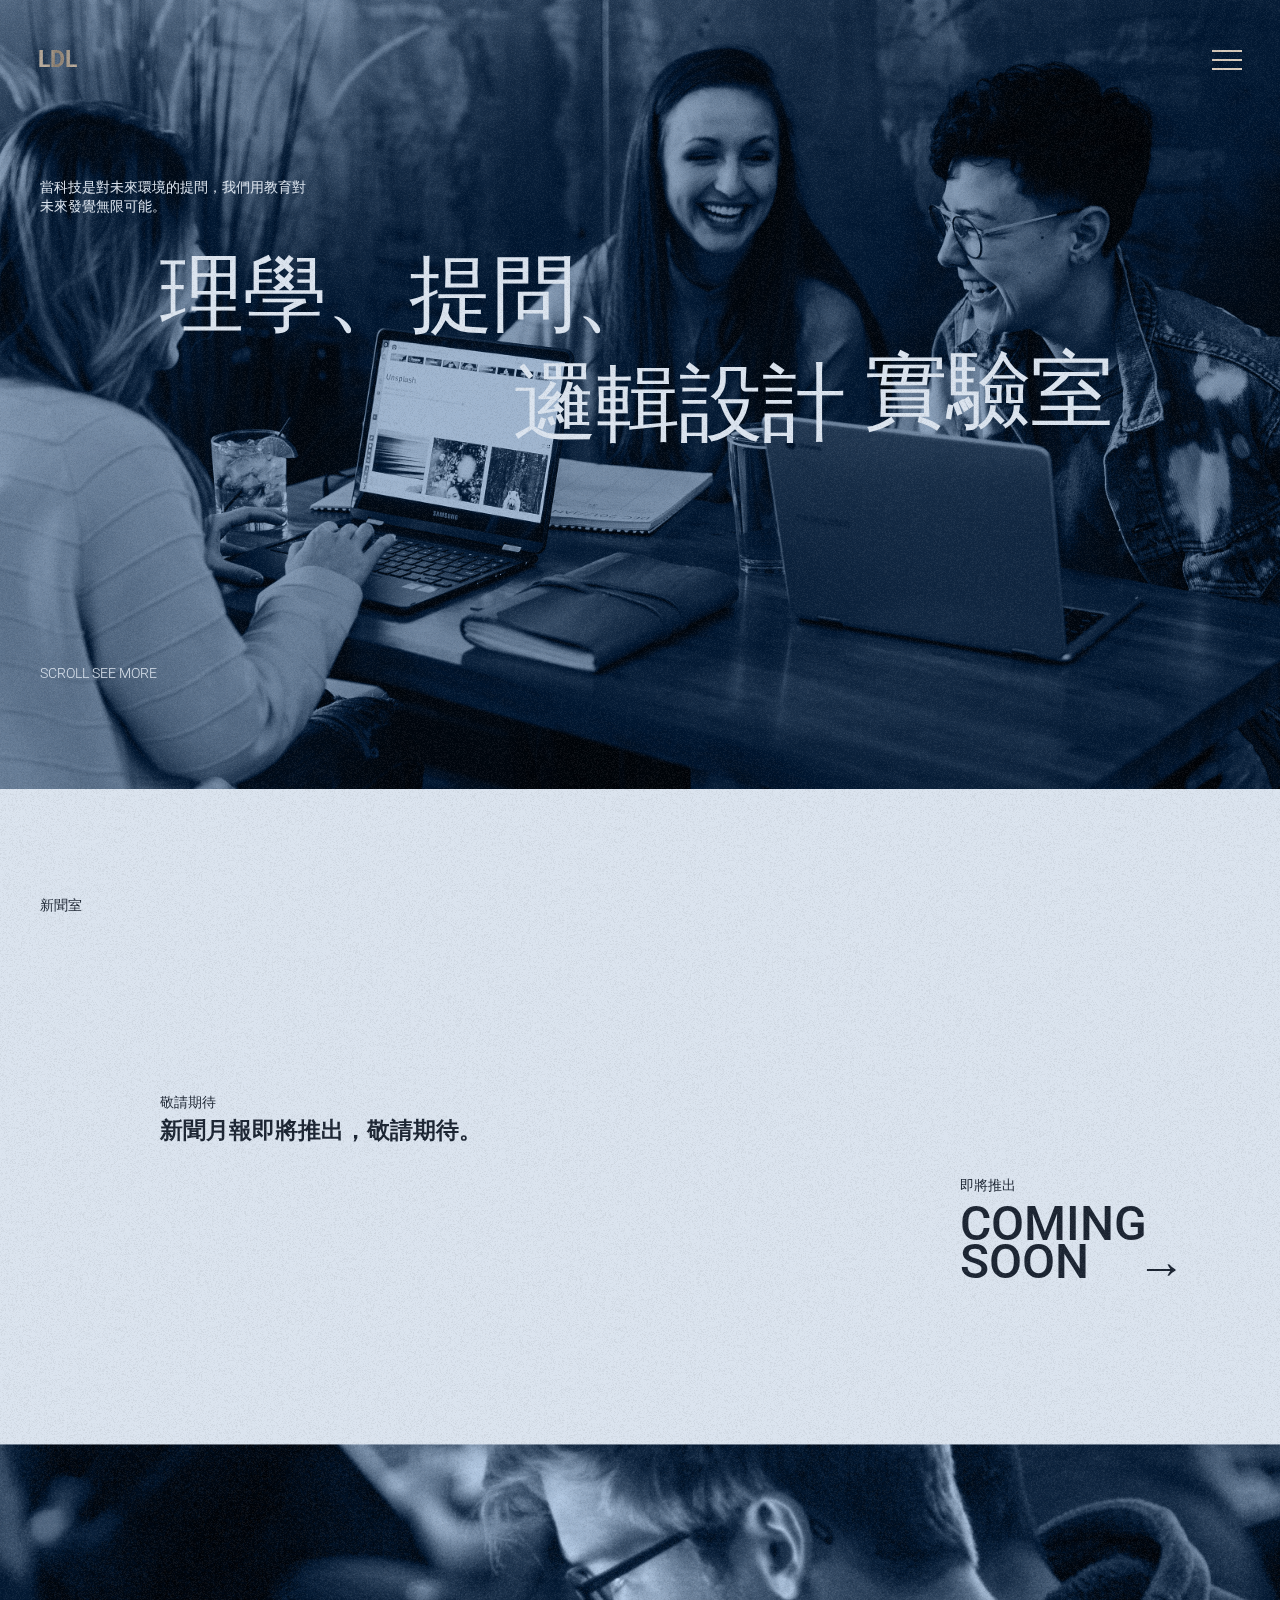
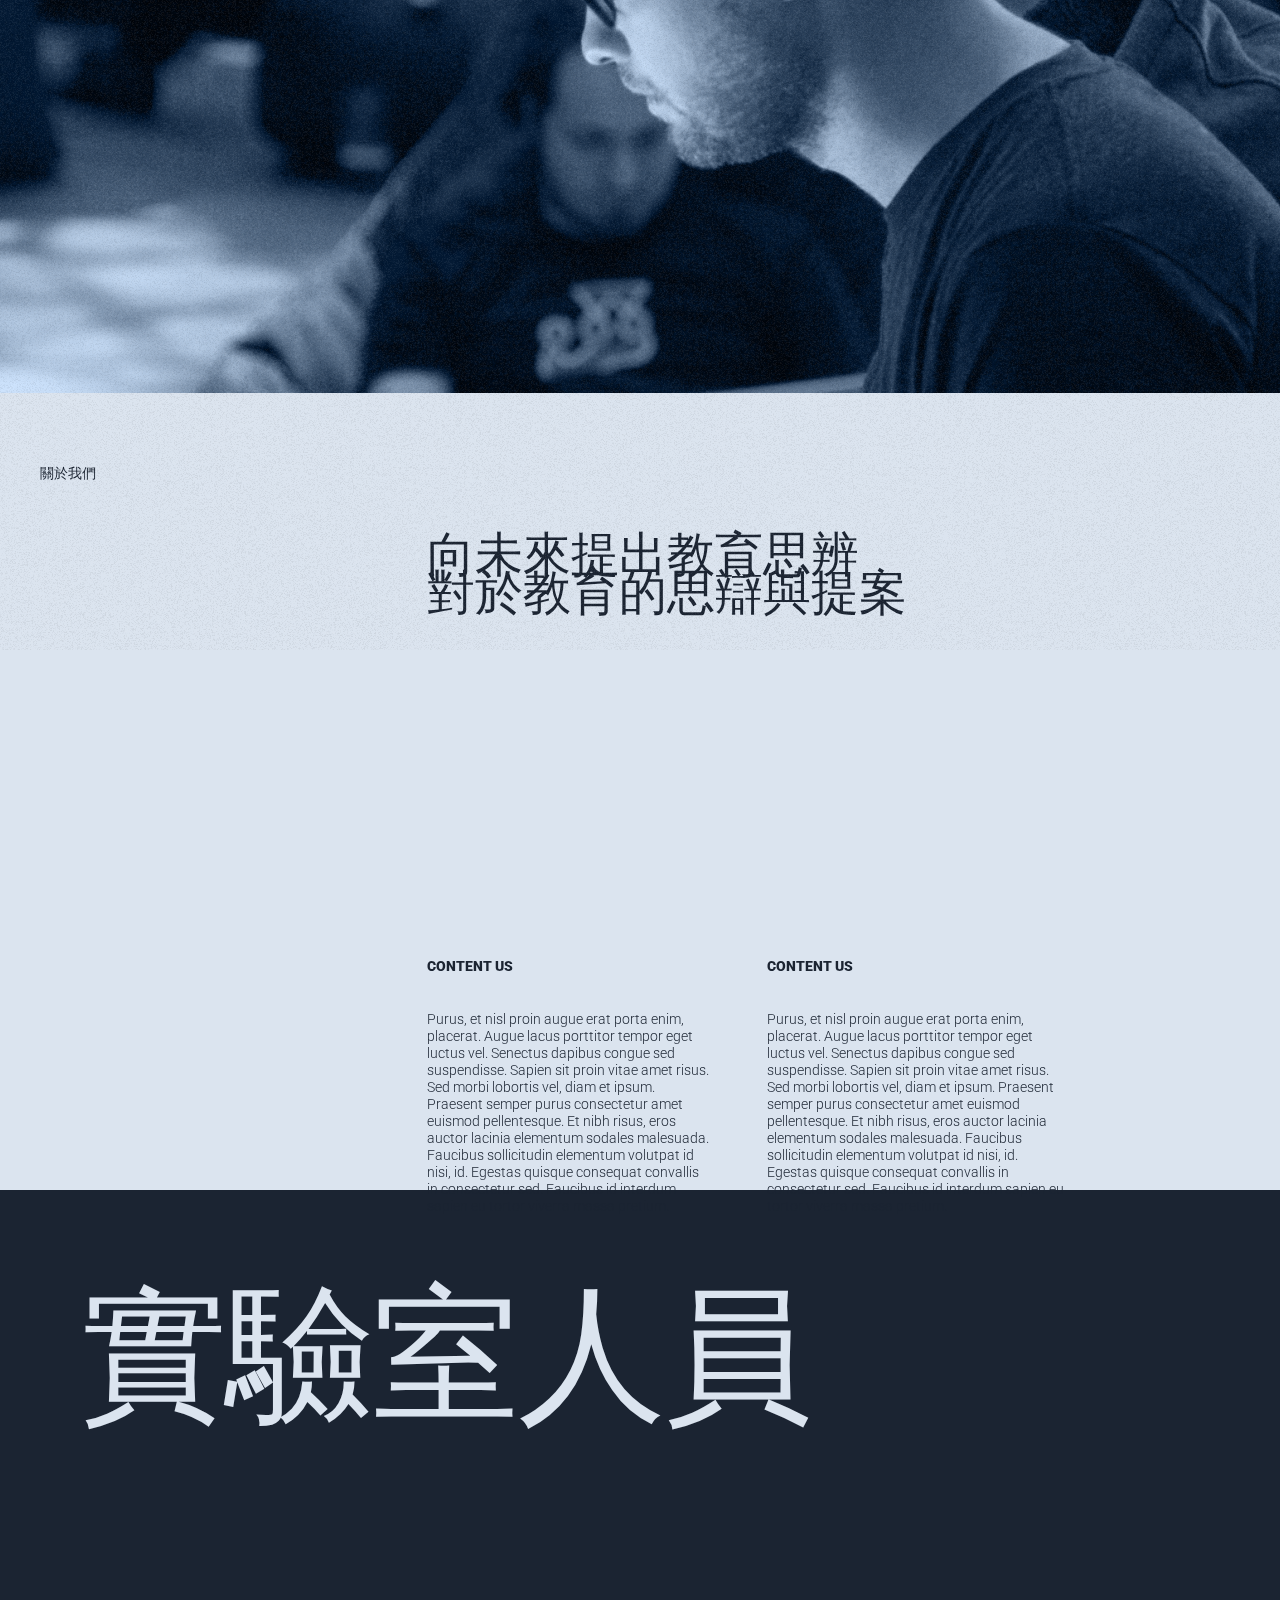
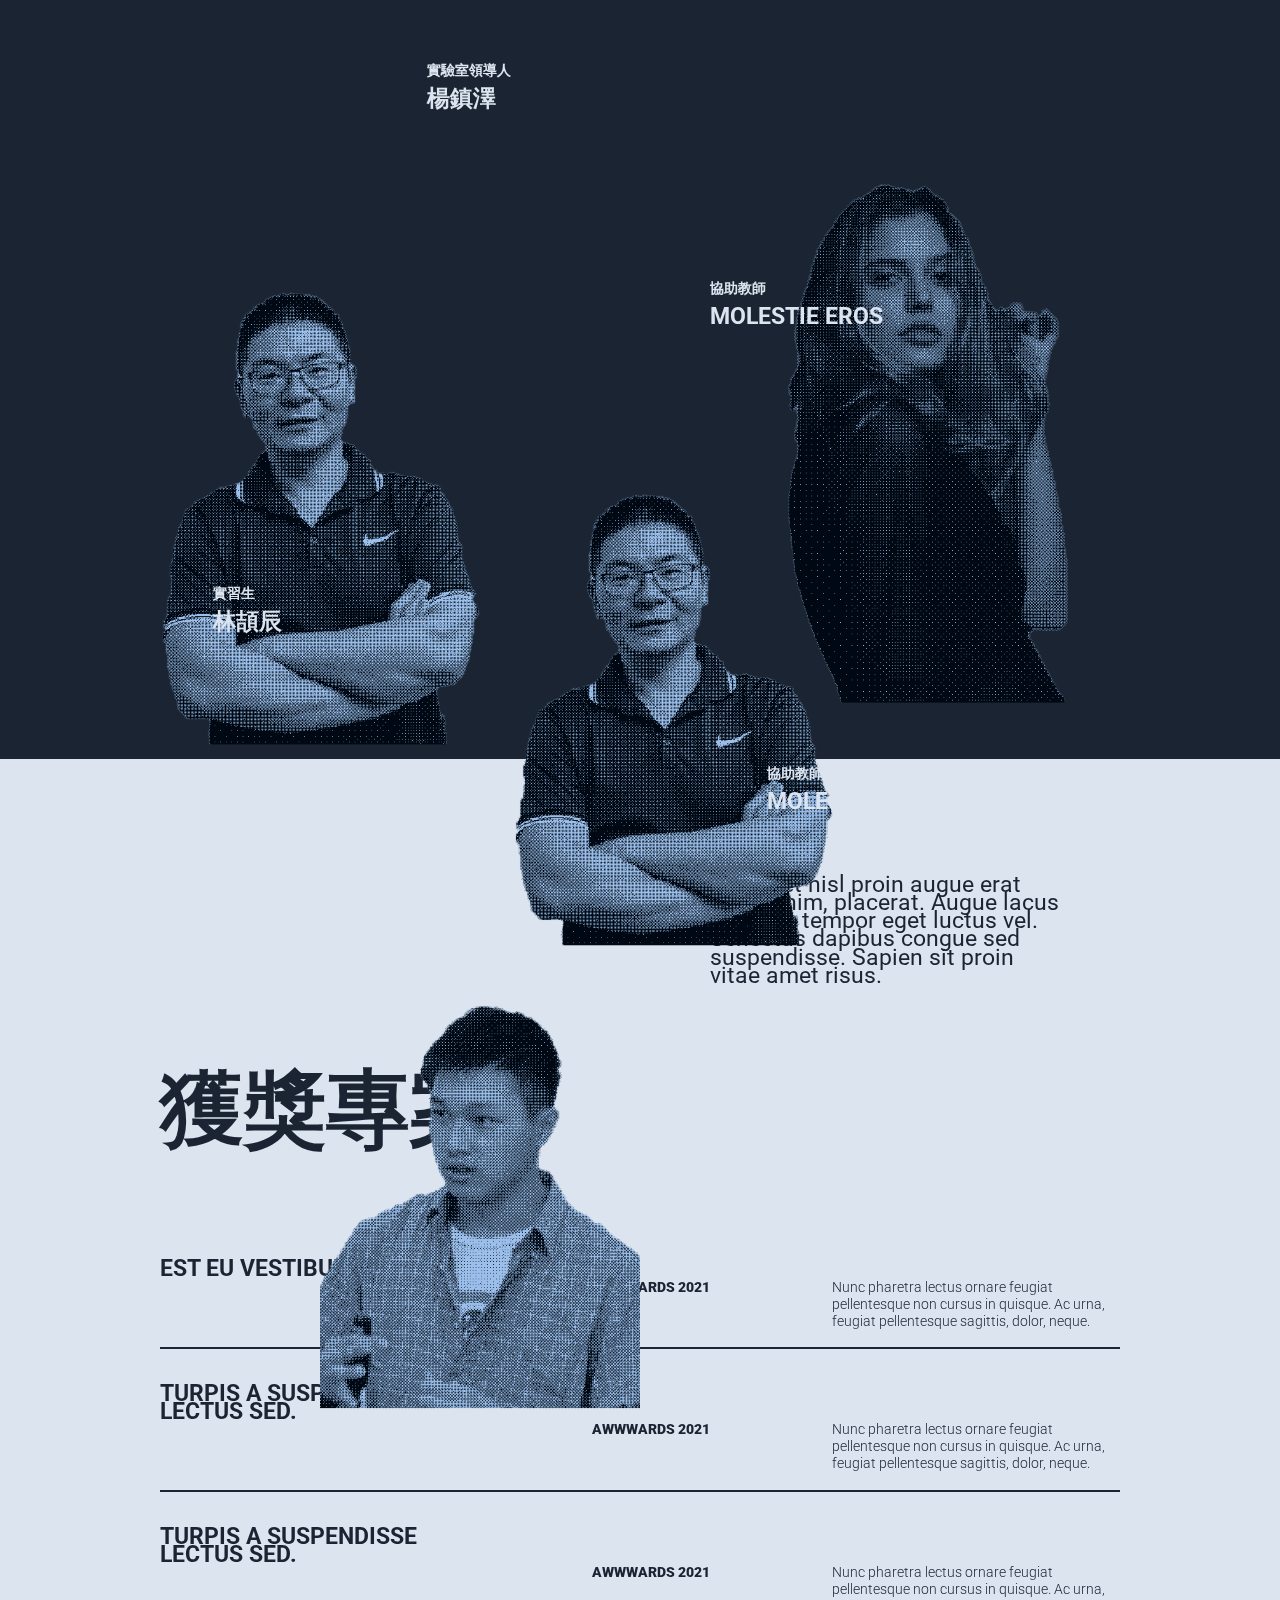
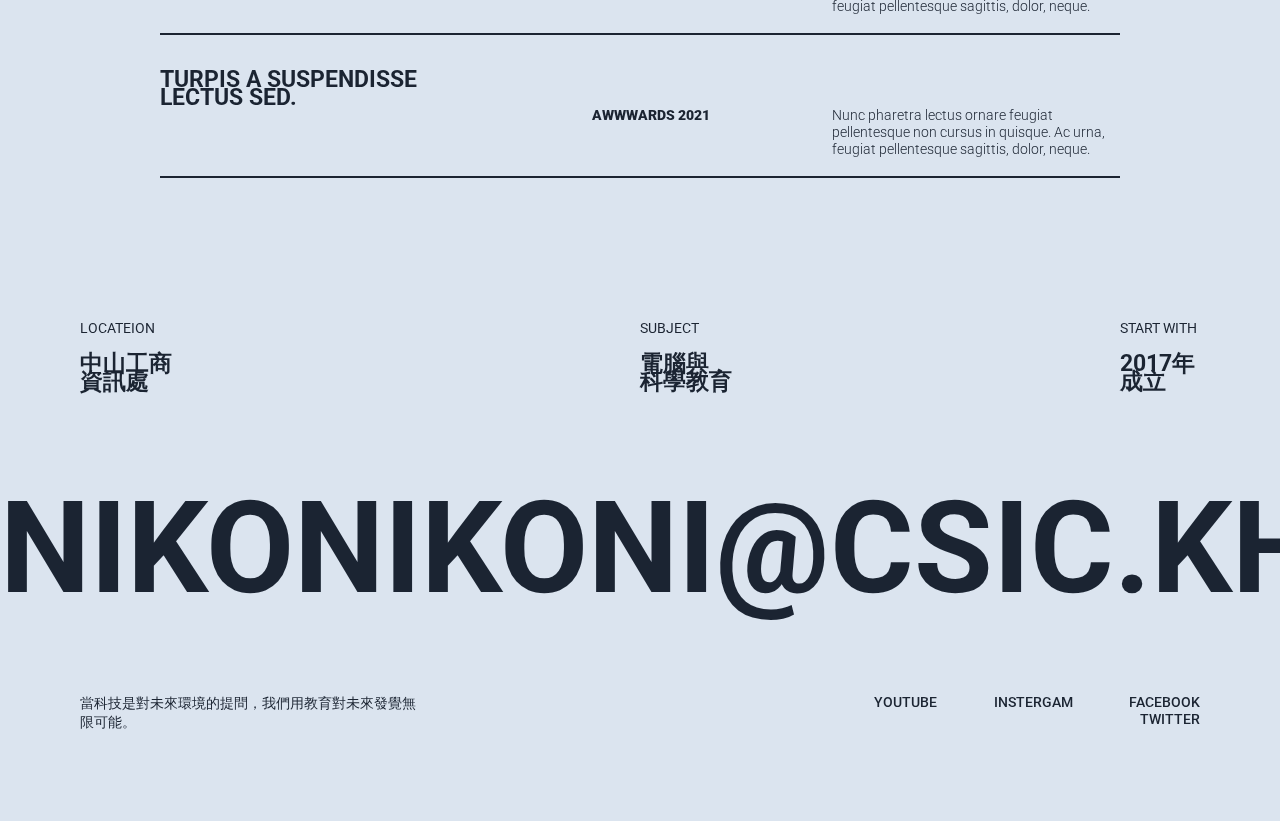
<file: index.html>
<!DOCTYPE html>
<html lang="en">

<head>
    <meta charset="UTF-8">
    <meta http-equiv="X-UA-Compatible" content="IE=edge">
    <meta name="viewport" content="width=device-width, initial-scale=1.0">
    <title>LDL 邏輯設計實驗室</title>
    <link rel="stylesheet" href="css/typogrid.css">
    <link rel="stylesheet" href="css/variable.css">
    <meta name="theme-color" content="#1B2432">
</head>

<body grain hide>
    <div class="cursor" cursor-color="var(--tertiary)"></div>
    <div class="c-header dark">
        <div class="c-header_logo">
            <a href="">
                <h5 p-aa>LDL</h5>
            </a>
        </div>
        <div class="menu-button">
            <button class="menu-button-click"></button>
            <div class="menu-button-icon -buger">
                <span></span>
            </div>
        </div>
    </div>

    <nav class="c-nav">
        <div class="c-nav_content">
            <div class="gcg dark">
                <div class="gcg-5-16">
                    <div class="m:mt-10 mt-10 -aa">
                        <a href="index.html" class="-underline">
                            <h2 class="-right-in mb-1">home</h2>
                        </a>
                        <br>
                        <a href="about.html" class="-underline">
                            <h2 class="-right-in mb-1">about</h2>
                        </a>
                        <br>
                        <!-- <a href="news.html" class="-underline">
                            <h2 class="-right-in mb-1">news</h2>
                        </a> -->
                    </div>
                </div>
            </div>
        </div>
        <div class="c-nav_bg -curtain">
            <div class="c-nav_bg_col"></div>
            <div class="c-nav_bg_col"></div>
            <div class="c-nav_bg_col"></div>
            <div class="c-nav_bg_col"></div>
        </div>
    </nav>
    <div class="" data-scroll-container>
        <div class="" data-scroll-section>
            <!-- hero -->
            <div class="gcg hero dark" style="background-image: url(images/hero-images.png); background-position: center; background-size: cover;">
                <div class="-aa gcg-3-7 mt-10">當科技是對未來環境的提問，我們用教育對未來發覺無限可能。</div>
                <div class="gcg-8-10"></div>
                <h2 class="gcg-5-14 -aa mt-4 -img" data-scroll data-scroll-speed="2">
                    理學、提問、
                </h2>
                <h2 class="gcg-7-18 m:gcg-9-21 -aa" data-scroll data-scroll-speed="1">邏輯設計 <span data-scroll data-scroll-speed="3">實驗室</span></h2>
                <div class="gcg-3-10 -aa mt-12 mb-6">scroll see more</div>
            </div>
            <!-- news -->
            <div class="gcg news" style="background-image: attr(data-bg url);" data-bg="https://i.pinimg.com/564x/66/33/42/6633427c37427b979ff7381bbd4257a5.jpg">
                <p class="gcg-3-8 -aa mt-6 fw-500">新聞室</p>
                <div class="gcg-4-14 m:gcg-5-10 mt-10 mb-6 m:mb-0">
                    <div class="post mb-2">
                        <p class="-aa">敬請期待</p>
                        <h5>新聞月報即將推出，敬請期待。</h5>
                    </div>
                    <!-- <div class="post mb-2">
                        <p class="-aa">2020, may 8</p>
                        <h5>Lectus accumsan ultricies lacus, sagittis.</h5>
                    </div>
                    <div class="post mb-2">
                        <p class="-aa fw-300">2020, may 8</p>
                        <h5>Lectus accumsan ultricies lacus, sagittis.</h5>
                    </div> -->
                </div>
                <div class="gcg-14-20"></div>
                <a href="post.html" class="gcg-3-18 m:gcg-15-18 -aa mb-4 -underline">
                    <p class="fw-500">即將推出</p>
                    <h4 class="fw-500">Coming Soon　→</h4>
                </a>
            </div>
            <div class="gcg" style="overflow-y: hidden; height: 70vh;">
                <div class="gcg-1-21 mnt-6" data-scroll data-scroll-speed="1.5" style="background-image: url(images/2-images.png); background-size: cover; background-position: center; height: 100vh;"></div>
            </div>
            <div class="gcg">
                <p class="-aa fw-500 gcg-3-7 mt-4">關於我們</p>
                <h4 class="gcg-8-15 fw-400 my-8">向未來提出教育思辨<br>
                    對於教育的思辯與提案</h4>
                <div class="gcg-3-16 m:gcg-8-12 mb-2" data-scroll data-scroll-speed="1">
                    <p class="fw-900 mb-2">CONTENT US</p>
                    <p>Purus, et nisl proin augue erat porta enim, placerat. Augue lacus porttitor tempor eget luctus vel. Senectus dapibus congue sed suspendisse. Sapien sit proin vitae amet risus. Sed morbi lobortis vel, diam et ipsum. Praesent semper
                        purus consectetur amet euismod pellentesque. Et nibh risus, eros auctor lacinia elementum sodales malesuada. Faucibus sollicitudin elementum volutpat id nisi, id. Egestas quisque consequat convallis in consectetur sed. Faucibus
                        id interdum sapien eu tortor viverra massa pretium.</p>
                </div>
                <div class="gcg-3-16 m:gcg-13-16 mb-2" data-scroll data-scroll-speed="1">
                    <p class="fw-900 mb-2">CONTENT US</p>
                    <p>Purus, et nisl proin augue erat porta enim, placerat. Augue lacus porttitor tempor eget luctus vel. Senectus dapibus congue sed suspendisse. Sapien sit proin vitae amet risus. Sed morbi lobortis vel, diam et ipsum. Praesent semper
                        purus consectetur amet euismod pellentesque. Et nibh risus, eros auctor lacinia elementum sodales malesuada. Faucibus sollicitudin elementum volutpat id nisi, id. Egestas quisque consequat convallis in consectetur sed. Faucibus
                        id interdum sapien eu tortor viverra massa pretium.</p>
                </div>
                <div class="gcg-1-1 mb-8"></div>
            </div>
            <div class="gcg prople dark bg-primary">
                <h1 class="gcg-4-18 fw-500 my-6">實驗室人員</h1>

                <img class="gcg-3-18 my-2 m:gcg-5-10 m:mnt-10 m:w-25vw w-80vw" data-scroll data-scroll-speed="2" style="height: auto;" src="images/楊鎮澤.png" alt="">
                <div class="gcg-3-18 my-2 m:gcg-8-13 m:mnt-18 -aa" data-scroll data-scroll-speed="0.5" style="z-index: 20;">
                    <p class="fw-900">實驗室領導人</p>
                    <h5>楊鎮澤</h5>
                </div>
                <img class="gcg-3-18 my-2 m:gcg-13-18 m:mnt-20 m:w-25vw w-80vw" data-scroll data-scroll-speed="1" style="height: auto;" data-scroll-delay="0.5" src="images/people-4.png" alt="">
                <div class="gcg-3-18 my-2 m:gcg-12-18 m:mnt-18 -aa" data-scroll data-scroll-speed="0.5" style="z-index: 20;">
                    <p class="fw-900">協助教師</p>
                    <h5>Molestie eros</h5>
                </div>
                <img class="gcg-3-18 my-2 m:gcg-7-15 m:mnt-20 m:w-25vw w-80vw" data-scroll data-scroll-speed="3" style="height: auto;" src="images/people-2.png" alt="">
                <div class="gcg-3-18 my-2 m:gcg-6-10 m:mnt-6 -aa" data-scroll data-scroll-speed="0.5" style="z-index: 20;">
                    <p class="fw-900">實習生</p>
                    <h5>林頡辰</h5>
                </div>
                <img class="gcg-3-18 my-2 m:gcg-9-15 m:mnt-20 m:w-25vw w-80vw" data-scroll data-scroll-speed="1" style="height: auto;" src="images/楊鎮澤.png" alt="">
                <div class="mb-10 gcg-3-18 my-2 m:gcg-13-17 m:mnt-4 -aa ml:mb-6" data-scroll data-scroll-speed="0.5" style="z-index: 20;">
                    <p class="fw-900">協助教師</p>
                    <h5>Molestie eros</h5>
                </div>
            </div>

            <div class="gcg">
                <div class="mt-6 mb-4 gcg-12-16">
                    <h5 class="fw-400"> Purus, et nisl proin augue erat porta enim, placerat. Augue lacus porttitor tempor eget luctus vel. Senectus dapibus congue sed suspendisse. Sapien sit proin vitae amet risus.
                    </h5>
                </div>

            </div>
            <div class="gcg project">
                <div class="gcg-5-10">
                    <h2 class="fw-700">獲獎專案 ⁵</h2>
                </div>
                <div class="gcg-5-17 mt-4">
                    <div class="w-100 border-bottom border-1 my-2">
                        <h5 class="w-30 mb-0 -aa">Est eu vestibulum di</h5>
                        <div class="flex">
                            <div class="w-45"></div>
                            <div class="w-25 fw-900">AWWWARDS 2021</div>
                            <div class="w-30 mb-1">Nunc pharetra lectus ornare feugiat pellentesque non cursus in quisque. Ac urna, feugiat pellentesque sagittis, dolor, neque.</div>
                        </div>
                    </div>
                    <div class="w-100 border-bottom border-1 my-2">
                        <h5 class="w-30 mb-0 -aa">Turpis a suspendisse lectus sed.</h5>
                        <div class="flex">
                            <div class="w-45"></div>
                            <div class="w-25 fw-900">AWWWARDS 2021</div>
                            <div class="w-30 mb-1">Nunc pharetra lectus ornare feugiat pellentesque non cursus in quisque. Ac urna, feugiat pellentesque sagittis, dolor, neque.</div>
                        </div>
                    </div>
                    <div class="w-100 border-bottom border-1 my-2">
                        <h5 class="w-30 mb-0 -aa">Turpis a suspendisse lectus sed.</h5>
                        <div class="flex">
                            <div class="w-45"></div>
                            <div class="w-25 fw-900">AWWWARDS 2021</div>
                            <div class="w-30 mb-1">Nunc pharetra lectus ornare feugiat pellentesque non cursus in quisque. Ac urna, feugiat pellentesque sagittis, dolor, neque.</div>
                        </div>
                    </div>
                    <div class="w-100 border-bottom border-1 my-2">
                        <h5 class="w-30 mb-0 -aa">Turpis a suspendisse lectus sed.</h5>
                        <div class="flex">
                            <div class="w-45"></div>
                            <div class="w-25 fw-900">AWWWARDS 2021</div>
                            <div class="w-30 mb-1">Nunc pharetra lectus ornare feugiat pellentesque non cursus in quisque. Ac urna, feugiat pellentesque sagittis, dolor, neque.</div>
                        </div>
                    </div>
                </div>
            </div>
            <div class="gcg mt-6 info">
                <div class="gcg-4-6 -aa">
                    <p class="fw-400">locateion</p>
                    <h5 class="fw-700 mt-1">中山工商<br>資訊處</h5>
                </div>
                <div class="gcg-11-14 -aa">
                    <p class="fw-400">subject</p>
                    <h5 class="fw-700 mt-1">電腦與<br>科學教育</h5>
                </div>
                <div class="gcg-17-19 -aa">
                    <p class="fw-400">start with</p>
                    <h5 class="fw-700 mt-1">2017年<br>成立</h5>
                </div>
                <style>
                    .c-email {
                        font-size: 10vw;
                        animation: email 10s infinite linear;
                    }
                    
                    @keyframes email {
                        0% {
                            transform: translateX(-110vw);
                        }
                        100% {
                            transform: translateX(110vw);
                        }
                    }
                </style>
                <div class="gcg-1-21 my-4 -aa  overflow-hidden">
                    <div class="c-email fw-700">nikonikoni@csic.kh</div>
                </div>
                <div class="gcg-4-8 mb-5">
                    當科技是對未來環境的提問，我們用教育對未來發覺無限可能。
                </div>
                <div class="gcg-13-18 -aa text-right fw-500">
                    <a href="#" class="ml-3 -underline">youtube</a>
                    <a href="#" class="ml-3 -underline">instergam</a>
                    <a href="#" class="ml-3 -underline">facebook</a>
                    <a href="#" class="ml-3 -underline">twitter</a>
                </div>
            </div>


        </div>
    </div>
</body>
<!-- <script type="module" src="js/typogrid.js"></script> -->
<script type="module">
    import {typogrid} from 'https://hercs.art/cdn/typogrid.js'; typogrid();
</script>
<!-- <script type="module" src="js/index.js"></script> -->
<script src="js/locomotive-scroll.min.js"></script>
<script>
    setTimeout(() => {
        if (document.querySelector('[data-scroll-container]')) {
            var scroll = new LocomotiveScroll({
                el: document.querySelector('[data-scroll-container]'),
                smooth: true
            });
            setTimeout(() => {
                scroll.update();
                // console.log(234)
            }, 1000)
        }
    }, 1000);
</script>


</html>
</file>
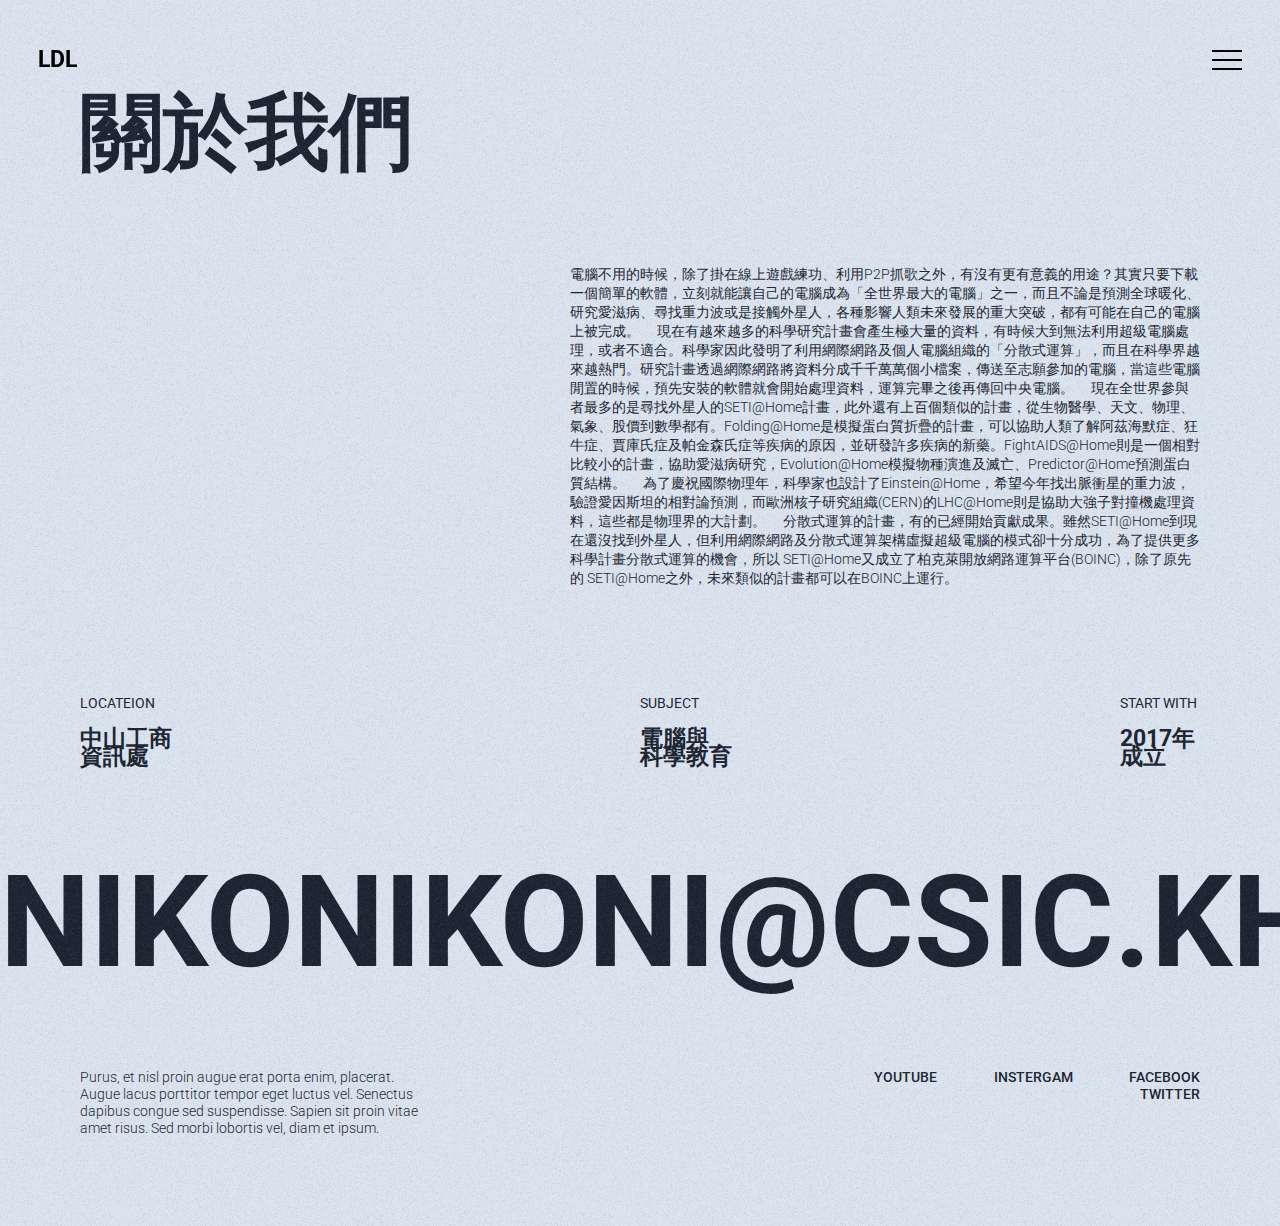
<file: about.html>
<!DOCTYPE html>
<html lang="en">

<head>
    <meta charset="UTF-8">
    <meta http-equiv="X-UA-Compatible" content="IE=edge">
    <meta name="viewport" content="width=device-width, initial-scale=1.0">
    <title>LDL 邏輯設計實驗室</title>
    <link rel="stylesheet" href="css/typogrid.css">
    <link rel="stylesheet" href="css/variable.css">
    <meta name="theme-color" content="#1B2432">
</head>

<body grain hide>
    <div class="cursor" cursor-color="var(--tertiary)"></div>
    <div class="c-header dark">
        <div class="c-header_logo">
            <a href="">
                <h5 p-aa>LDL</h5>
            </a>
        </div>
        <div class="menu-button">
            <button class="menu-button-click"></button>
            <div class="menu-button-icon -buger">
                <span></span>
            </div>
        </div>
    </div>

    <nav class="c-nav">
        <div class="c-nav_content">
            <div class="gcg dark">
                <div class="gcg-5-16">
                    <div class="m:mt-10 mt-10 -aa">
                        <a href="index.html" class="-underline">
                            <h2 class="-right-in mb-1">home</h2>
                        </a>
                        <br>
                        <a href="about.html" class="-underline">
                            <h2 class="-right-in mb-1">about</h2>
                        </a>
                        <br>
                        <!-- <a href="news.html" class="-underline">
                            <h2 class="-right-in mb-1">news</h2>
                        </a> -->
                    </div>
                </div>
            </div>
        </div>
        <div class="c-nav_bg -curtain">
            <div class="c-nav_bg_col"></div>
            <div class="c-nav_bg_col"></div>
            <div class="c-nav_bg_col"></div>
            <div class="c-nav_bg_col"></div>
        </div>
    </nav>
    <div class="" data-scroll-container>
        <div class="pt-10 m:pt-5" data-scroll-section>
            <div class="gcg">
                <div class="gcg-4-18 m:gcg-4-12">
                    <h2 class="fw-700">關於我們</h2>
                </div>
                <div class="gcg-4-18 m:gcg-10-18 pt-5">
                    電腦不用的時候，除了掛在線上遊戲練功、利用P2P抓歌之外，有沒有更有意義的用途？其實只要下載一個簡單的軟體，立刻就能讓自己的電腦成為「全世界最大的電腦」之一，而且不論是預測全球暖化、研究愛滋病、尋找重力波或是接觸外星人，各種影響人類未來發展的重大突破，都有可能在自己的電腦上被完成。 　現在有越來越多的科學研究計畫會產生極大量的資料，有時候大到無法利用超級電腦處理，或者不適合。科學家因此發明了利用網際網路及個人電腦組織的「分散式運算」，而且在科學界越來越熱門。研究計畫透過網際網路將資料分成千千萬萬個小檔案，傳送至志願參加的電腦，當這些電腦閒置的時候，預先安裝的軟體就會開始處理資料，運算完畢之後再傳回中央電腦。
                    　現在全世界參與者最多的是尋找外星人的SETI@Home計畫，此外還有上百個類似的計畫，從生物醫學、天文、物理、氣象、股價到數學都有。Folding@Home是模擬蛋白質折疊的計畫，可以協助人類了解阿茲海默症、狂牛症、賈庫氏症及帕金森氏症等疾病的原因，並研發許多疾病的新藥。FightAIDS@Home則是一個相對比較小的計畫，協助愛滋病研究，Evolution@Home模擬物種演進及滅亡、Predictor@Home預測蛋白質結構。 　為了慶祝國際物理年，科學家也設計了Einstein@Home，希望今年找出脈衝星的重力波，驗證愛因斯坦的相對論預測，而歐洲核子研究組織(CERN)的LHC@Home則是協助大強子對撞機處理資料，這些都是物理界的大計劃。
                    　分散式運算的計畫，有的已經開始貢獻成果。雖然SETI@Home到現在還沒找到外星人，但利用網際網路及分散式運算架構虛擬超級電腦的模式卻十分成功，為了提供更多科學計畫分散式運算的機會，所以 SETI@Home又成立了柏克萊開放網路運算平台(BOINC)，除了原先的 SETI@Home之外，未來類似的計畫都可以在BOINC上運行。
                </div>
            </div>
            <div class="gcg mt-6 info">
                <div class="gcg-4-6 -aa">
                    <p class="fw-400">locateion</p>
                    <h5 class="fw-700 mt-1">中山工商<br>資訊處</h5>
                </div>
                <div class="gcg-11-14 -aa">
                    <p class="fw-400">subject</p>
                    <h5 class="fw-700 mt-1">電腦與<br>科學教育</h5>
                </div>
                <div class="gcg-17-19 -aa">
                    <p class="fw-400">start with</p>
                    <h5 class="fw-700 mt-1">2017年<br>成立</h5>
                </div>
                <style>
                    .c-email {
                        font-size: 10vw;
                        animation: email 10s infinite linear;
                    }
                    
                    @keyframes email {
                        0% {
                            transform: translateX(-110vw);
                        }
                        100% {
                            transform: translateX(110vw);
                        }
                    }
                </style>
                <div class="gcg-1-21 my-4 -aa  overflow-hidden">
                    <div class="c-email fw-700">nikonikoni@csic.kh</div>
                </div>
                <div class="gcg-4-8 mb-5">
                    Purus, et nisl proin augue erat porta enim, placerat. Augue lacus porttitor tempor eget luctus vel. Senectus dapibus congue sed suspendisse. Sapien sit proin vitae amet risus. Sed morbi lobortis vel, diam et ipsum.
                </div>
                <div class="gcg-13-18 -aa text-right fw-500">
                    <a href="#" class="ml-3 -underline">youtube</a>
                    <a href="#" class="ml-3 -underline">instergam</a>
                    <a href="#" class="ml-3 -underline">facebook</a>
                    <a href="#" class="ml-3 -underline">twitter</a>
                </div>
            </div>


        </div>
    </div>
</body>
<!-- <script type="module" src="js/typogrid.js"></script> -->
<script type="module">
    import {typogrid} from 'https://hercs.art/cdn/typogrid.js'; typogrid();
</script>
<!-- <script type="module" src="js/index.js"></script> -->
<script src="js/locomotive-scroll.min.js"></script>
<script>
    setTimeout(() => {
        if (document.querySelector('[data-scroll-container]')) {
            var scroll = new LocomotiveScroll({
                el: document.querySelector('[data-scroll-container]'),
                smooth: true
            });
            setTimeout(() => {
                scroll.update();
                // console.log(234)
            }, 1000)
        }
    }, 1000);
</script>


</html>
</file>
